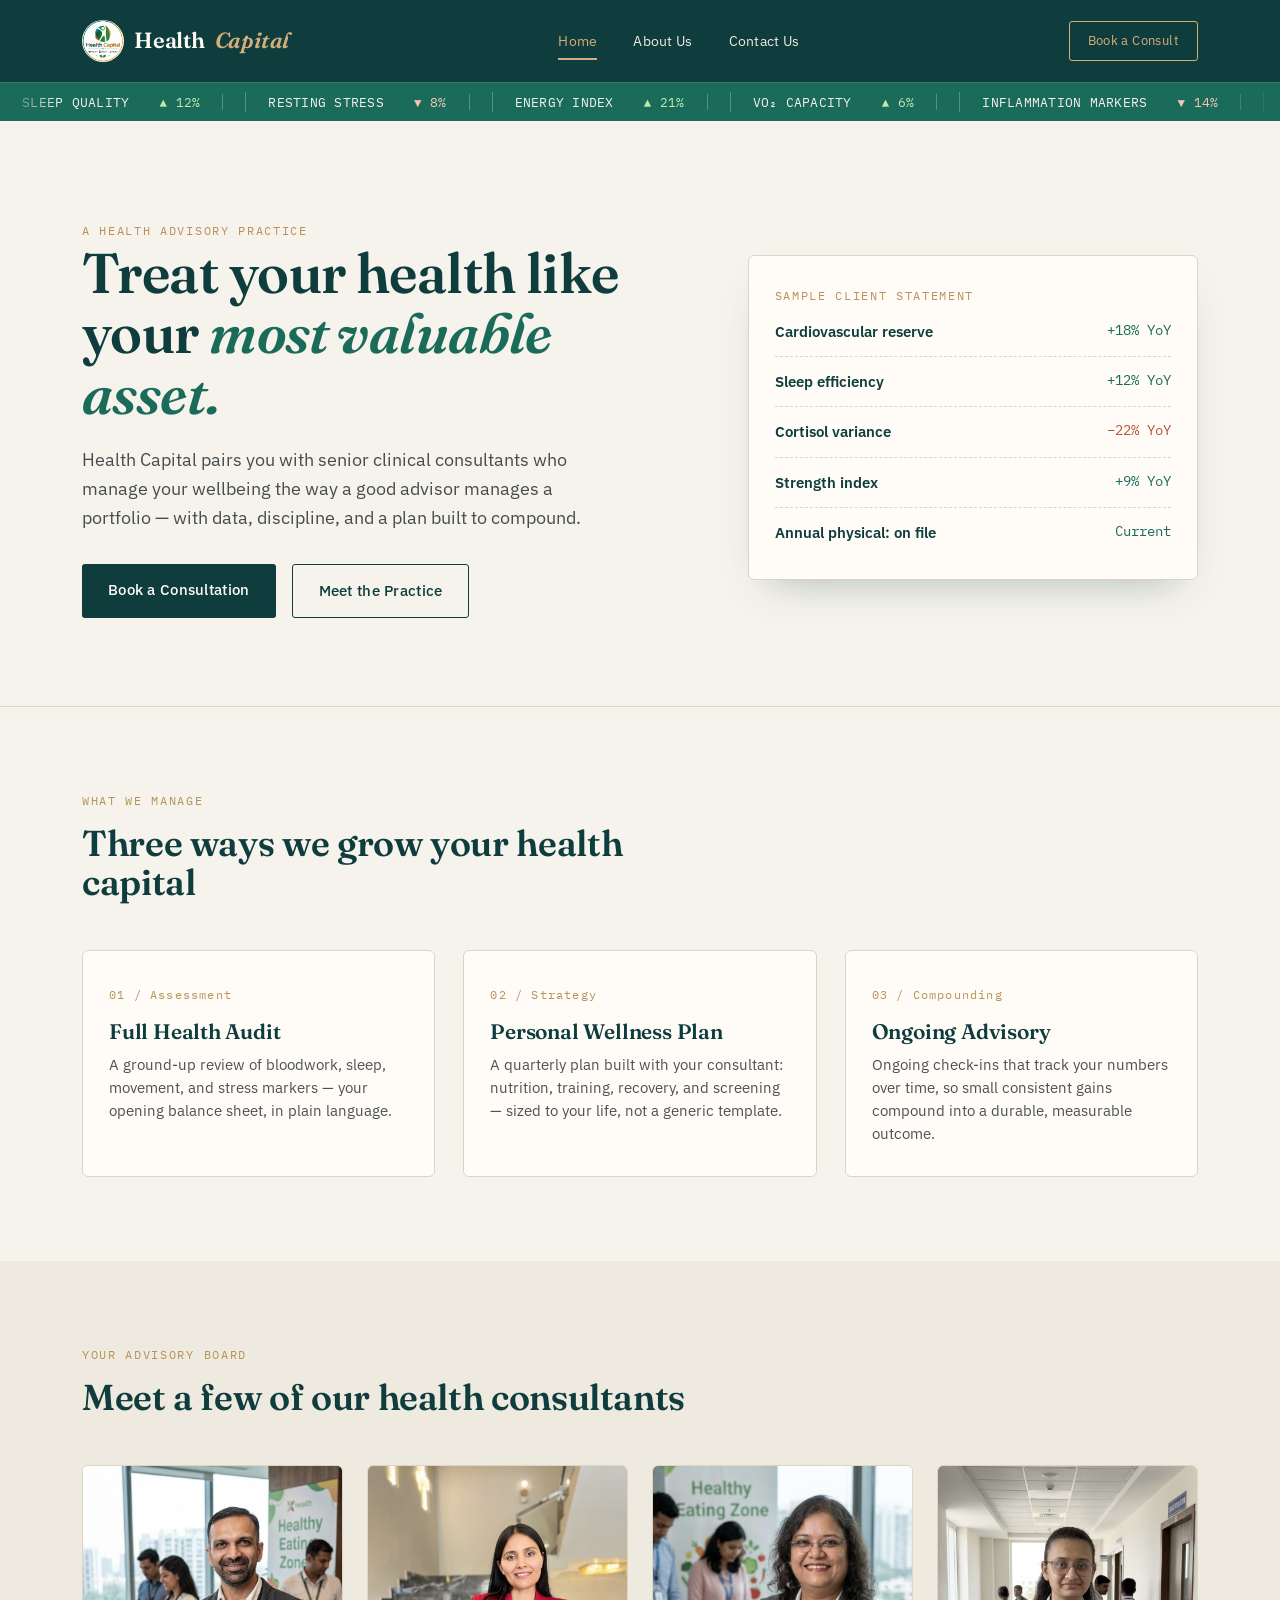
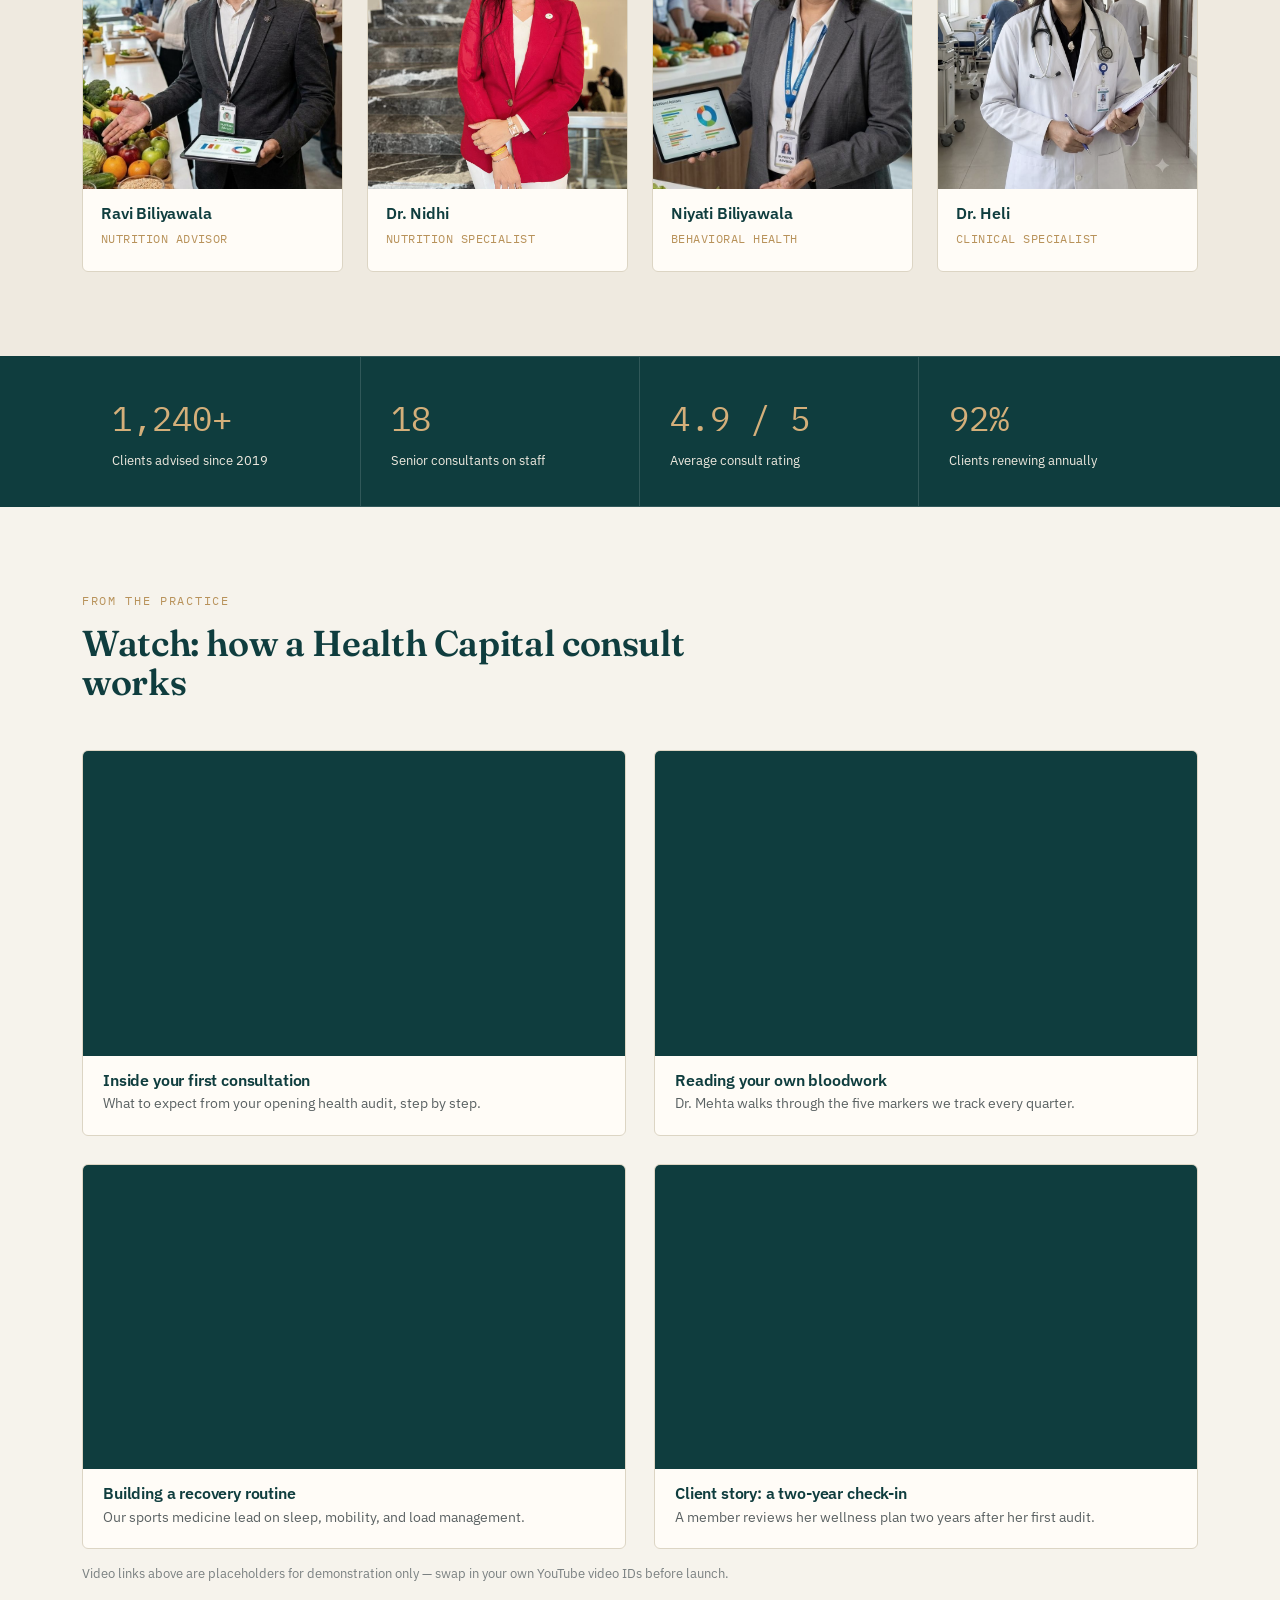
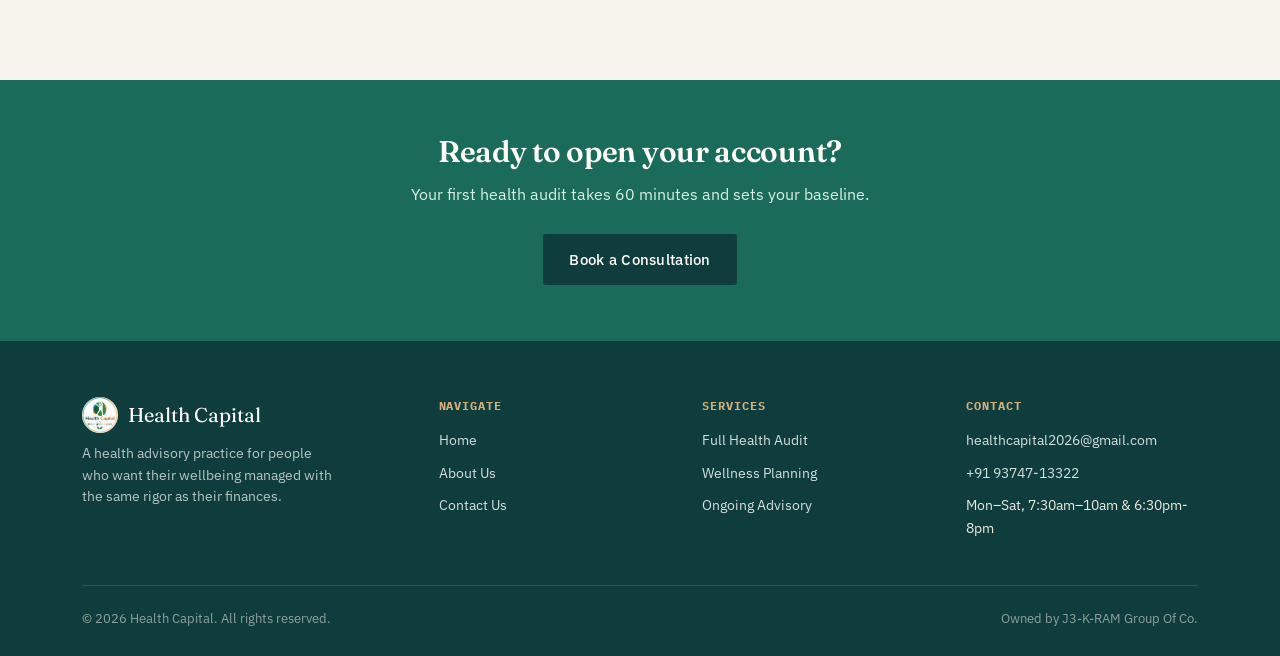
<file: index.html>
<!DOCTYPE html>
<html lang="en">
<head>
<meta charset="UTF-8">
<meta name="viewport" content="width=device-width, initial-scale=1.0">
<title>Health Capital — Invest in Your Wellbeing</title>
<meta name="description" content="Health Capital is a health advisory practice that treats your wellbeing like an asset worth managing — expert consultants, measurable outcomes.">
<link rel="preconnect" href="https://fonts.googleapis.com">
<link href="https://fonts.googleapis.com/css2?family=Fraunces:ital,wght@0,500;0,600;1,500&family=IBM+Plex+Sans:wght@400;500;600&family=IBM+Plex+Mono:wght@400;500&display=swap" rel="stylesheet">
<link rel="stylesheet" href="style.css">
<link rel="icon" type="image/png" href="images/health-capital-logo.png">
</head>
<body>

<div class="topbar">
	<nav class="nav">
		<a href="index.html" class="brand"><img src="images/health-capital-logo.png" alt="Health Capital logo" class="brand-logo">Health <span class="mark">Capital</span></a>
		<ul class="navlinks">
			<li><a href="index.html" class="active">Home</a></li>
			<li><a href="about.html">About Us</a></li>
			<li><a href="contact.html">Contact Us</a></li>
		</ul>
		<a href="contact.html" class="nav-cta">Book a Consult</a>
	</nav>
	<div class="ticker-wrap">
		<div class="ticker">
			<span>SLEEP QUALITY <span class="up">▲ 12%</span></span>
			<span>RESTING STRESS <span class="down">▼ 8%</span></span>
			<span>ENERGY INDEX <span class="up">▲ 21%</span></span>
			<span>VO₂ CAPACITY <span class="up">▲ 6%</span></span>
			<span>INFLAMMATION MARKERS <span class="down">▼ 14%</span></span>
			<span>METABOLIC AGE <span class="down">▼ 3 YRS</span></span>
			<span>CLIENT RETENTION <span class="up">▲ 97%</span></span>
			<span>SLEEP QUALITY <span class="up">▲ 12%</span></span>
			<span>RESTING STRESS <span class="down">▼ 8%</span></span>
			<span>ENERGY INDEX <span class="up">▲ 21%</span></span>
			<span>VO₂ CAPACITY <span class="up">▲ 6%</span></span>
			<span>INFLAMMATION MARKERS <span class="down">▼ 14%</span></span>
			<span>METABOLIC AGE <span class="down">▼ 3 YRS</span></span>
			<span>CLIENT RETENTION <span class="up">▲ 97%</span></span>
		</div>
	</div>
</div>

<!-- HERO -->
<header class="hero">
	<div class="container">
		<div>
			<span class="eyebrow">A health advisory practice</span>
			<h1>Treat your health like your <em>most valuable asset.</em></h1>
			<p class="lede">Health Capital pairs you with senior clinical consultants who manage your wellbeing the way a good advisor manages a portfolio — with data, discipline, and a plan built to compound.</p>
			<div class="hero-actions">
				<a href="contact.html" class="btn btn-primary">Book a Consultation</a>
				<a href="about.html" class="btn btn-ghost">Meet the Practice</a>
			</div>
		</div>
		<div class="hero-panel">
			<span class="eyebrow">Sample client statement</span>
			<div class="metric-row"><b>Cardiovascular reserve</b><span class="delta up">+18% YoY</span></div>
			<div class="metric-row"><b>Sleep efficiency</b><span class="delta up">+12% YoY</span></div>
			<div class="metric-row"><b>Cortisol variance</b><span class="delta down">−22% YoY</span></div>
			<div class="metric-row"><b>Strength index</b><span class="delta up">+9% YoY</span></div>
			<div class="metric-row"><b>Annual physical: on file</b><span class="delta up">Current</span></div>
		</div>
	</div>
</header>

<!-- SERVICES -->
<section class="section">
	<div class="container">
		<div class="section-head">
			<span class="eyebrow">What we manage</span>
			<h2>Three ways we grow your health capital</h2>
		</div>
		<div class="grid-3">
			<div class="card">
				<span class="num">01 / Assessment</span>
				<h3>Full Health Audit</h3>
				<p>A ground-up review of bloodwork, sleep, movement, and stress markers — your opening balance sheet, in plain language.</p>
			</div>
			<div class="card">
				<span class="num">02 / Strategy</span>
				<h3>Personal Wellness Plan</h3>
				<p>A quarterly plan built with your consultant: nutrition, training, recovery, and screening — sized to your life, not a generic template.</p>
			</div>
			<div class="card">
				<span class="num">03 / Compounding</span>
				<h3>Ongoing Advisory</h3>
				<p>Ongoing check-ins that track your numbers over time, so small consistent gains compound into a durable, measurable outcome.</p>
			</div>
		</div>
	</div>
</section>

<!-- CONSULTANTS -->
<section class="section section-alt">
	<div class="container">
		<div class="section-head">
			<span class="eyebrow">Your advisory board</span>
			<h2>Meet a few of our health consultants</h2>
		</div>
		<div class="grid-4">
			<div class="consultant">
				<img src="images/ravi.jpeg" alt="Portrait placeholder for Ravi Biliyawala">
				<div class="meta">
					<h4>Ravi Biliyawala</h4>
					<span>Nutrition Advisor</span>
				</div>
			</div>
			<div class="consultant">
				<img src="images/nidhi.jpeg" alt="Portrait placeholder for Dr. Nidhi">
				<div class="meta">
					<h4>Dr. Nidhi</h4>
					<span>Nutrition Specialist</span>
				</div>
			</div>
			<div class="consultant">
				<img src="images/niyati.jpeg" alt="Portrait placeholder for Niyati Biliyawala">
				<div class="meta">
					<h4>Niyati Biliyawala</h4>
					<span>Behavioral Health</span>
				</div>
			</div>
			<div class="consultant">
				<img src="images/heli.jpeg" alt="Portrait placeholder for Dr. Heli">
				<div class="meta">
					<h4>Dr. Heli</h4>
					<span>Clinical Specialist</span>
				</div>
			</div>
		</div>
	</div>
</section>

<!-- STATS on dark -->
<section class="section-dark">
	<div class="stat-strip container" style="max-width:var(--max);margin:0 auto;">
		<div class="stat"><div class="n">1,240+</div><div class="l">Clients advised since 2019</div></div>
		<div class="stat"><div class="n">18</div><div class="l">Senior consultants on staff</div></div>
		<div class="stat"><div class="n">4.9 / 5</div><div class="l">Average consult rating</div></div>
		<div class="stat"><div class="n">92%</div><div class="l">Clients renewing annually</div></div>
	</div>
</section>

<!-- VIDEOS -->
<section class="section">
	<div class="container">
		<div class="section-head">
			<span class="eyebrow">From the practice</span>
			<h2>Watch: how a Health Capital consult works</h2>
		</div>
		<div class="grid-2">
			<div class="video-card">
				<div class="video-frame">
					<iframe src="https://www.youtube.com/embed/dQw4w9WgXcQ" title="Health Capital — Inside Your First Consultation" allowfullscreen loading="lazy"></iframe>
				</div>
				<div class="meta">
					<h4>Inside your first consultation</h4>
					<p>What to expect from your opening health audit, step by step.</p>
				</div>
			</div>
			<div class="video-card">
				<div class="video-frame">
					<iframe src="https://www.youtube.com/embed/ysz5S6PUM-U" title="Health Capital — Reading Your Own Bloodwork" allowfullscreen loading="lazy"></iframe>
				</div>
				<div class="meta">
					<h4>Reading your own bloodwork</h4>
					<p>Dr. Mehta walks through the five markers we track every quarter.</p>
				</div>
			</div>
			<div class="video-card">
				<div class="video-frame">
					<iframe src="https://www.youtube.com/embed/aqz-KE-bpKQ" title="Health Capital — Building a Recovery Routine" allowfullscreen loading="lazy"></iframe>
				</div>
				<div class="meta">
					<h4>Building a recovery routine</h4>
					<p>Our sports medicine lead on sleep, mobility, and load management.</p>
				</div>
			</div>
			<div class="video-card">
				<div class="video-frame">
					<iframe src="https://www.youtube.com/embed/M7lc1UVf-VE" title="Health Capital — Client Story" allowfullscreen loading="lazy"></iframe>
				</div>
				<div class="meta">
					<h4>Client story: a two-year check-in</h4>
					<p>A member reviews her wellness plan two years after her first audit.</p>
				</div>
			</div>
		</div>
		<p class="form-note">Video links above are placeholders for demonstration only — swap in your own YouTube video IDs before launch.</p>
	</div>
</section>

<!-- CTA -->
<section class="cta-band">
	<div class="container">
		<h2>Ready to open your account?</h2>
		<p>Your first health audit takes 60 minutes and sets your baseline.</p>
		<a href="contact.html" class="btn btn-primary">Book a Consultation</a>
	</div>
</section>

<footer>
	<div class="container">
		<div class="foot-grid">
			<div>
				<div class="foot-brand"><img src="images/health-capital-logo.png" alt="Health Capital logo" class="foot-logo">Health Capital</div>
				<p>A health advisory practice for people who want their wellbeing managed with the same rigor as their finances.</p>
			</div>
			<div class="foot-col">
				<h5>Navigate</h5>
				<ul>
					<li><a href="index.html">Home</a></li>
					<li><a href="about.html">About Us</a></li>
					<li><a href="contact.html">Contact Us</a></li>
				</ul>
			</div>
			<div class="foot-col">
				<h5>Services</h5>
				<ul>
					<li><a href="index.html#">Full Health Audit</a></li>
					<li><a href="index.html#">Wellness Planning</a></li>
					<li><a href="index.html#">Ongoing Advisory</a></li>
				</ul>
			</div>
			<div class="foot-col">
				<h5>Contact</h5>
				<ul>
					<li><a href="mailto:healthcapital2026@gmail.com">healthcapital2026@gmail.com</a></li>
					<li><a href="tel:+919374713322">+91 93747-13322</a></li>
					<li>Mon–Sat, 7:30am–10am & 6:30pm-8pm</li>
				</ul>
			</div>
		</div>
		<div class="foot-bottom">
			<span>© 2026 Health Capital. All rights reserved.</span>
			<span>Owned by J3-K-RAM Group Of Co.</span>
		</div>
	</div>
</footer>

</body>
</html>
</file>
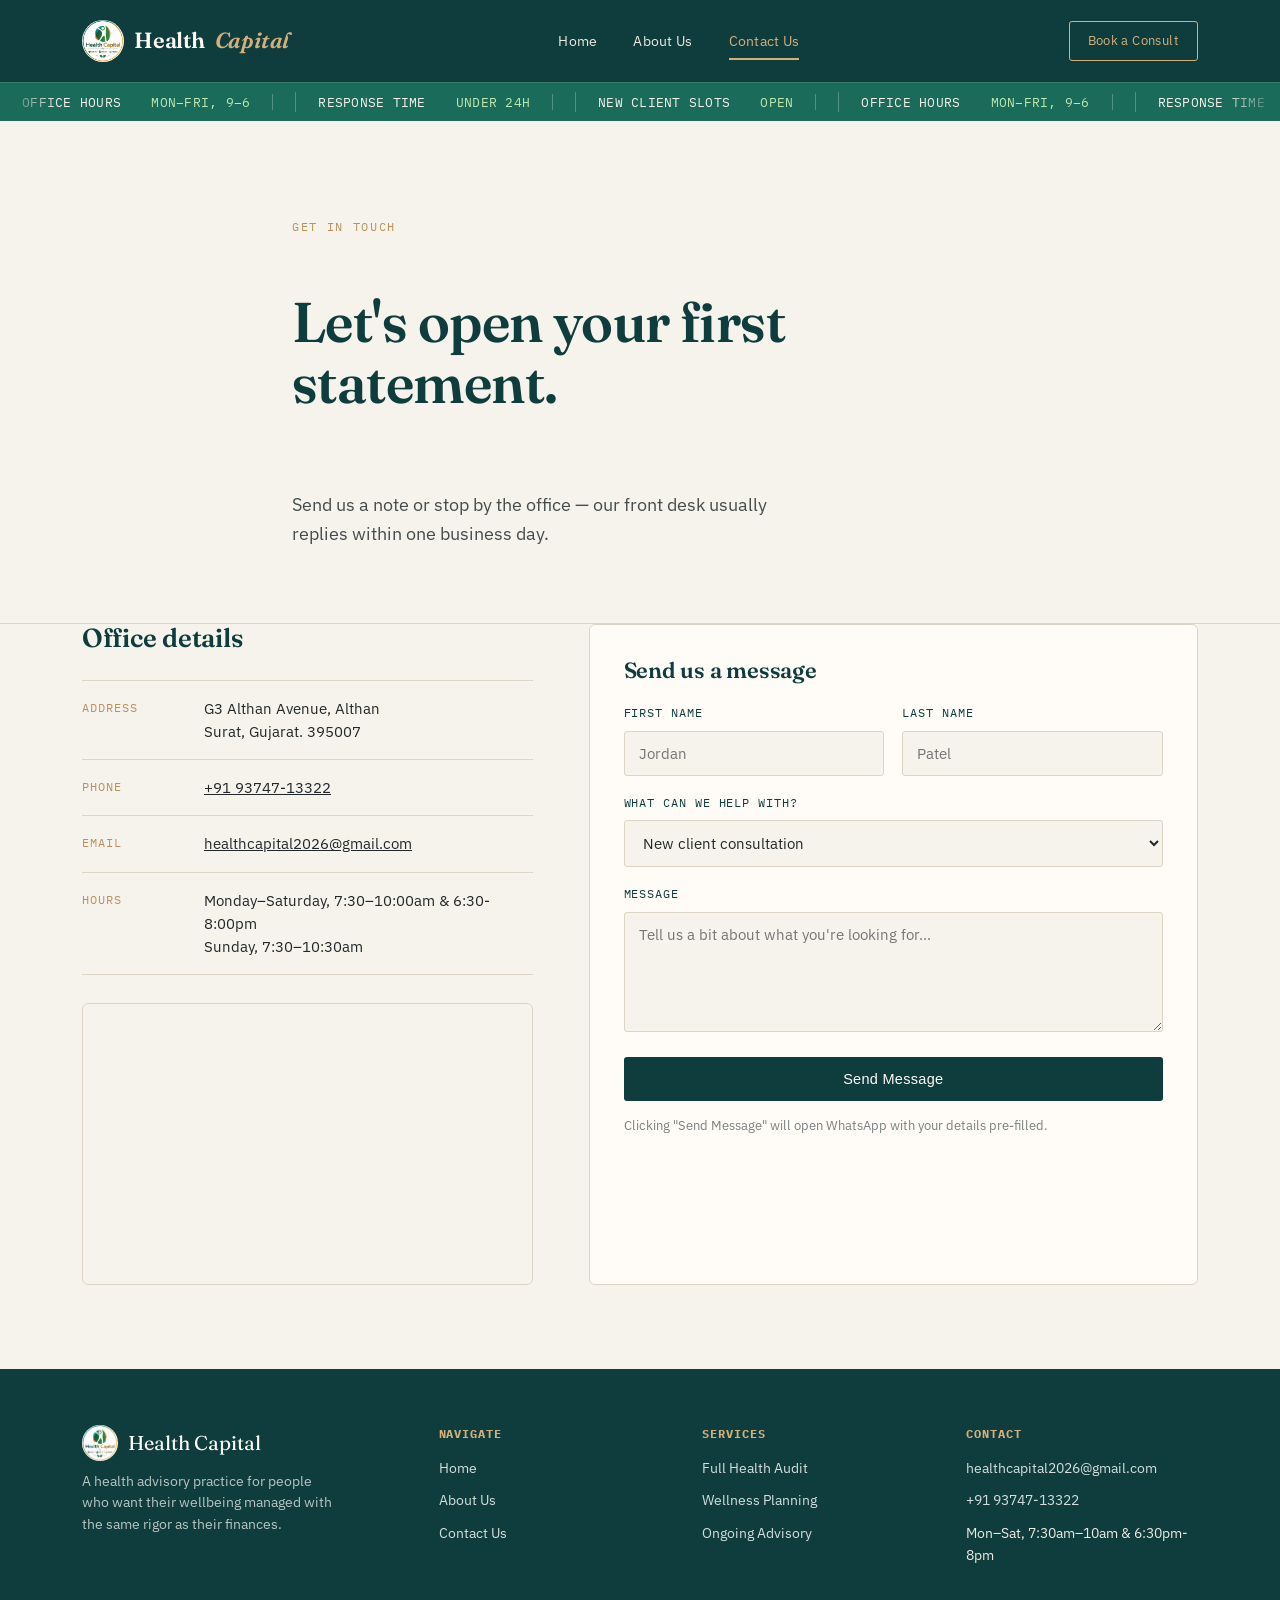
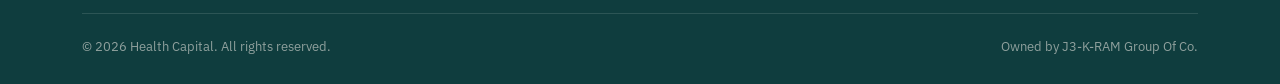
<file: contact.html>
<!DOCTYPE html>
<html lang="en">
<head>
<meta charset="UTF-8">
<meta name="viewport" content="width=device-width, initial-scale=1.0">
<title>Contact Us — Health Capital</title>
<meta name="description" content="Get in touch with Health Capital to book a consultation or ask a question. Find our office on the map below.">
<link rel="preconnect" href="https://fonts.googleapis.com">
<link href="https://fonts.googleapis.com/css2?family=Fraunces:ital,wght@0,500;0,600;1,500&family=IBM+Plex+Sans:wght@400;500;600&family=IBM+Plex+Mono:wght@400;500&display=swap" rel="stylesheet">
<link rel="stylesheet" href="style.css">
<link rel="icon" type="image/png" href="images/health-capital-logo.png">
</head>
<body>

<div class="topbar">
	<nav class="nav">
		<a href="index.html" class="brand"><img src="images/health-capital-logo.png" alt="Health Capital logo" class="brand-logo">Health <span class="mark">Capital</span></a>
		<ul class="navlinks">
			<li><a href="index.html">Home</a></li>
			<li><a href="about.html">About Us</a></li>
			<li><a href="contact.html" class="active">Contact Us</a></li>
		</ul>
		<a href="contact.html" class="nav-cta">Book a Consult</a>
	</nav>
	<div class="ticker-wrap">
		<div class="ticker">
			<span>OFFICE HOURS <span class="up">MON–FRI, 9–6</span></span>
			<span>RESPONSE TIME <span class="up">UNDER 24H</span></span>
			<span>NEW CLIENT SLOTS <span class="up">OPEN</span></span>
			<span>OFFICE HOURS <span class="up">MON–FRI, 9–6</span></span>
			<span>RESPONSE TIME <span class="up">UNDER 24H</span></span>
			<span>NEW CLIENT SLOTS <span class="up">OPEN</span></span>
		</div>
	</div>
</div>

<header class="hero" style="padding-bottom:56px;">
	<div class="container" style="grid-template-columns:1fr;max-width:760px;">
		<span class="eyebrow">Get in touch</span>
		<h1>Let's open your first statement.</h1>
		<p class="lede">Send us a note or stop by the office — our front desk usually replies within one business day.</p>
	</div>
</header>

<section class="section" style="padding-top:0;">
	<div class="container contact-grid">

		<div>
			<h2 style="font-size:26px;">Office details</h2>
			<ul class="info-list">
				<li><span class="k">Address</span><span>G3 Althan Avenue, Althan<br>Surat, Gujarat. 395007</span></li>
				<li><span class="k">Phone</span><span><a href="tel:+919374713322">+91 93747-13322</a></span></li>
				<li><span class="k">Email</span><span><a href="mailto:healthcapital2026@gmail.com">healthcapital2026@gmail.com</a></span></li>
				<li><span class="k">Hours</span><span>Monday–Saturday, 7:30–10:00am & 6:30-8:00pm <br/>Sunday, 7:30–10:30am</span></li>
			</ul>

			<div class="map-wrap">
				<iframe
					src="https://www.google.com/maps?q=21.1502767,72.8065132&output=embed"
					allowfullscreen
					loading="lazy"
					referrerpolicy="no-referrer-when-downgrade"
					title="Health Capital office location on Google Maps">
				</iframe>
			</div>
		</div>

		<form class="contact-form" id="contactForm" action="#" method="post">
			<h2 style="font-size:22px;margin-bottom:22px;">Send us a message</h2>
			<div class="form-row">
				<div class="field">
					<label for="fname">First name</label>
					<input type="text" id="fname" name="fname" placeholder="Jordan" required>
				</div>
				<div class="field">
					<label for="lname">Last name</label>
					<input type="text" id="lname" name="lname" placeholder="Patel" required>
				</div>
			</div>
			<div class="field">
				<label for="topic">What can we help with?</label>
				<select id="topic" name="topic">
					<option>New client consultation</option>
					<option>Existing client support</option>
					<option>Corporate wellness program</option>
					<option>Press / media inquiry</option>
					<option>Something else</option>
				</select>
			</div>
			<div class="field">
				<label for="message">Message</label>
				<textarea id="message" name="message" placeholder="Tell us a bit about what you're looking for..."></textarea>
			</div>
			<button type="submit" class="btn btn-primary" style="border:none;cursor:pointer;width:100%;">Send Message</button>
			<p class="form-note">Clicking "Send Message" will open WhatsApp with your details pre-filled.</p>
		</form>

		<script>
			document.getElementById('contactForm').addEventListener('submit', function (e) {
				e.preventDefault();

				var whatsappNumber = '919374713322'; // +91 93747 13322

				var fname = document.getElementById('fname').value.trim();
				var lname = document.getElementById('lname').value.trim();
				var topic = document.getElementById('topic').value;
				var message = document.getElementById('message').value.trim();

				var lines = [
					'New enquiry from Health Capital website:',
					'',
					'Name: ' + fname + ' ' + lname,
					'Topic: ' + topic,
					'Message: ' + (message || '-')
				];

				var text = encodeURIComponent(lines.join('\n'));
				var whatsappURL = 'https://wa.me/' + whatsappNumber + '?text=' + text;

				window.open(whatsappURL, '_blank');
			});
		</script>

	</div>
</section>

<footer>
	<div class="container">
		<div class="foot-grid">
			<div>
				<div class="foot-brand"><img src="images/health-capital-logo.png" alt="Health Capital logo" class="foot-logo">Health Capital</div>
				<p>A health advisory practice for people who want their wellbeing managed with the same rigor as their finances.</p>
			</div>
			<div class="foot-col">
				<h5>Navigate</h5>
				<ul>
					<li><a href="index.html">Home</a></li>
					<li><a href="about.html">About Us</a></li>
					<li><a href="contact.html">Contact Us</a></li>
				</ul>
			</div>
			<div class="foot-col">
				<h5>Services</h5>
				<ul>
					<li><a href="index.html#">Full Health Audit</a></li>
					<li><a href="index.html#">Wellness Planning</a></li>
					<li><a href="index.html#">Ongoing Advisory</a></li>
				</ul>
			</div>
			<div class="foot-col">
				<h5>Contact</h5>
				<ul>
					<li><a href="mailto:healthcapital2026@gmail.com">healthcapital2026@gmail.com</a></li>
					<li><a href="tel:+919374713322">+91 93747-13322</a></li>
					<li>Mon–Sat, 7:30am–10am & 6:30pm-8pm</li>
				</ul>
			</div>
		</div>
		<div class="foot-bottom">
			<span>© 2026 Health Capital. All rights reserved.</span>
			<span>Owned by J3-K-RAM Group Of Co.</span>
		</div>
	</div>
</footer>

</body>
</html>
</file>
<file: style.css>
/* ============================================================
   HEALTH CAPITAL — design tokens
   ============================================================ */
:root{
  --ink:      #0F3D3E;   /* deep teal-ink, primary dark */
  --emerald:  #1B6B5A;   /* growth accent */
  --emerald-l:#2E8C74;
  --bronze:   #B8925A;   /* "capital" gold-bronze accent */
  --bronze-l: #D4AF7A;
  --paper:    #F6F3EC;   /* warm paper background */
  --paper-2:  #EFEAE0;
  --charcoal: #22282A;   /* body text */
  --line:     #DCD5C4;   /* hairline dividers */
  --white:    #FFFCF7;

  --serif: "Fraunces", "Iowan Old Style", Georgia, serif;
  --sans:  "IBM Plex Sans", "Helvetica Neue", Arial, sans-serif;
  --mono:  "IBM Plex Mono", "SFMono-Regular", Menlo, monospace;

  --radius: 3px;
  --max: 1180px;
}

*{box-sizing:border-box;}
html{scroll-behavior:smooth;}
body{
  margin:0;
  background:var(--paper);
  color:var(--charcoal);
  font-family:var(--sans);
  font-size:16px;
  line-height:1.6;
  -webkit-font-smoothing:antialiased;
}
img{max-width:100%;display:block;}
a{color:inherit;}
h1,h2,h3,h4{
  font-family:var(--serif);
  font-weight:600;
  line-height:1.08;
  margin:0 0 .5em;
  color:var(--ink);
  letter-spacing:-0.01em;
}
p{margin:0 0 1em;}
.container{max-width:var(--max);margin:0 auto;padding:0 32px;}
.eyebrow{
  font-family:var(--mono);
  font-size:12px;
  letter-spacing:.14em;
  text-transform:uppercase;
  color:var(--bronze);
}

/* focus visibility */
a:focus-visible,button:focus-visible,input:focus-visible,textarea:focus-visible{
  outline:2px solid var(--emerald-l);
  outline-offset:3px;
}

@media (prefers-reduced-motion: reduce){
  *{animation-duration:0.001ms !important; animation-iteration-count:1 !important; transition-duration:0.001ms !important; scroll-behavior:auto !important;}
}

/* ============================================================
   TOP BAR + NAV
   ============================================================ */
.topbar{
  background:var(--ink);
  color:var(--paper);
}
.nav{
  display:flex;
  align-items:center;
  justify-content:space-between;
  padding:20px 32px;
  max-width:var(--max);
  margin:0 auto;
}
.brand{
  font-family:var(--serif);
  font-size:22px;
  font-weight:600;
  color:var(--white);
  text-decoration:none;
  letter-spacing:-0.01em;
  display:flex;
  align-items:center;
  gap:10px;
}
.brand-logo{
  height:42px;
  width:42px;
  border-radius:50%;
  object-fit:cover;
  display:block;
}
.brand .mark{color:var(--bronze-l);font-style:italic;}
.navlinks{
  display:flex;
  gap:36px;
  list-style:none;
  margin:0;padding:0;
  font-size:14px;
  letter-spacing:.02em;
}
.navlinks a{
  text-decoration:none;
  color:var(--paper-2);
  position:relative;
  padding-bottom:4px;
  transition:color .2s ease;
}
.navlinks a:hover{color:var(--bronze-l);}
.navlinks a.active{color:var(--bronze-l);}
.navlinks a.active::after{
  content:"";
  position:absolute;left:0;right:0;bottom:-6px;
  height:2px;background:var(--bronze-l);
}
.nav-cta{
  border:1px solid var(--bronze-l);
  color:var(--bronze-l);
  padding:9px 18px;
  border-radius:var(--radius);
  font-size:13px;
  text-decoration:none;
  letter-spacing:.03em;
  transition:background .2s ease,color .2s ease;
  white-space:nowrap;
}
.nav-cta:hover{background:var(--bronze-l);color:var(--ink);}
.navtoggle{display:none;}

/* ---- signature element: the Vitality Ticker ---- */
.ticker-wrap{
  background:var(--emerald);
  border-top:1px solid rgba(255,255,255,.12);
  overflow:hidden;
  white-space:nowrap;
  position:relative;
}
.ticker-wrap::before,.ticker-wrap::after{
  content:"";
  position:absolute;top:0;bottom:0;width:60px;z-index:2;
  pointer-events:none;
}
.ticker-wrap::before{left:0;background:linear-gradient(90deg,var(--emerald),transparent);}
.ticker-wrap::after{right:0;background:linear-gradient(270deg,var(--emerald),transparent);}
.ticker{
  display:inline-flex;
  animation:scroll 32s linear infinite;
  padding:9px 0;
}
.ticker span{
  font-family:var(--mono);
  font-size:12.5px;
  color:var(--paper);
  padding:0 22px;
  border-right:1px solid rgba(255,255,255,.25);
  letter-spacing:.02em;
}
.ticker .up{color:#BFE8B0;}
.ticker .down{color:#F2C6B0;}
@keyframes scroll{
  0%{transform:translateX(0);}
  100%{transform:translateX(-50%);}
}

/* ============================================================
   HERO
   ============================================================ */
.hero{
  padding:96px 0 88px;
  border-bottom:1px solid var(--line);
  position:relative;
}
.hero .container{
  display:grid;
  grid-template-columns:1.15fr .85fr;
  gap:56px;
  align-items:center;
}
.hero h1{
  font-size:56px;
  margin-bottom:22px;
}
.hero h1 em{
  font-style:italic;
  color:var(--emerald);
}
.hero p.lede{
  font-size:18px;
  max-width:46ch;
  color:#454C4D;
}
.hero-actions{
  display:flex;
  gap:16px;
  margin-top:32px;
  flex-wrap:wrap;
}
.btn{
  display:inline-block;
  padding:14px 26px;
  border-radius:var(--radius);
  text-decoration:none;
  font-size:14.5px;
  letter-spacing:.02em;
  font-weight:500;
  transition:transform .15s ease, box-shadow .15s ease;
}
.btn-primary{
  background:var(--ink);
  color:var(--white);
}
.btn-primary:hover{transform:translateY(-1px);box-shadow:0 6px 18px rgba(15,61,62,.25);}
.btn-ghost{
  border:1px solid var(--ink);
  color:var(--ink);
}
.btn-ghost:hover{background:var(--ink);color:var(--white);}

.hero-panel{
  background:var(--white);
  border:1px solid var(--line);
  border-radius:6px;
  padding:26px 26px 22px;
  box-shadow:0 20px 40px -22px rgba(15,61,62,.35);
}
.hero-panel .eyebrow{margin-bottom:10px;}
.metric-row{
  display:flex;
  justify-content:space-between;
  padding:13px 0;
  border-bottom:1px dashed var(--line);
  font-family:var(--mono);
  font-size:13.5px;
}
.metric-row:last-child{border-bottom:none;}
.metric-row b{font-family:var(--sans);font-weight:600;color:var(--ink);font-size:14.5px;}
.metric-row .delta.up{color:var(--emerald);}
.metric-row .delta.down{color:#B4553A;}

/* ============================================================
   SECTIONS (generic)
   ============================================================ */
.section{padding:84px 0;}
.section-alt{background:var(--paper-2);}
.section-dark{background:var(--ink);color:var(--paper-2);}
.section-dark h2,.section-dark h3{color:var(--white);}
.section-head{
  max-width:640px;
  margin-bottom:48px;
}
.section-head .eyebrow{margin-bottom:14px;display:block;}
.section-head h2{font-size:36px;}

/* services grid */
.grid-3{
  display:grid;
  grid-template-columns:repeat(3,1fr);
  gap:28px;
}
.card{
  background:var(--white);
  border:1px solid var(--line);
  border-radius:6px;
  padding:30px 26px;
}
.card .num{
  font-family:var(--mono);
  font-size:12px;
  color:var(--bronze);
  letter-spacing:.1em;
}
.card h3{font-size:21px;margin:14px 0 10px;}
.card p{font-size:14.5px;color:#4B5253;margin:0;}

/* consultants / photo gallery */
.grid-4{
  display:grid;
  grid-template-columns:repeat(4,1fr);
  gap:24px;
}
.consultant{
  background:var(--white);
  border:1px solid var(--line);
  border-radius:6px;
  overflow:hidden;
}
.consultant img{
  width:100%;
  aspect-ratio:4/5;
  object-fit:cover;
  filter:grayscale(15%);
}
.consultant .meta{padding:16px 18px 20px;}
.consultant .meta h4{
  font-family:var(--sans);
  font-size:15.5px;
  font-weight:600;
  margin:0 0 3px;
  color:var(--ink);
}
.consultant .meta span{
  font-family:var(--mono);
  font-size:11.5px;
  color:var(--bronze);
  letter-spacing:.04em;
  text-transform:uppercase;
}

/* video section */
.grid-2{
  display:grid;
  grid-template-columns:repeat(2,1fr);
  gap:28px;
}
.video-card{
  background:var(--white);
  border:1px solid var(--line);
  border-radius:6px;
  overflow:hidden;
}
.video-frame{
  position:relative;
  width:100%;
  aspect-ratio:16/9;
  background:var(--ink);
}
.video-frame iframe{
  position:absolute;inset:0;width:100%;height:100%;border:0;
}
.video-card .meta{padding:16px 20px 20px;}
.video-card h4{font-size:16px;margin:0 0 4px;color:var(--ink);font-family:var(--sans);font-weight:600;}
.video-card p{font-size:13.5px;color:#5A6162;margin:0;}

/* stat strip */
.stat-strip{
  display:grid;
  grid-template-columns:repeat(4,1fr);
  border-top:1px solid rgba(255,255,255,.14);
  border-bottom:1px solid rgba(255,255,255,.14);
}
.stat{
  padding:34px 30px;
  border-right:1px solid rgba(255,255,255,.14);
}
.stat:last-child{border-right:none;}
.stat .n{
  font-family:var(--mono);
  font-size:34px;
  color:var(--bronze-l);
}
.stat .l{
  font-size:13px;
  color:var(--paper-2);
  margin-top:6px;
}

/* CTA band */
.cta-band{
  background:var(--emerald);
  color:var(--white);
  padding:56px 0;
  text-align:center;
}
.cta-band h2{color:var(--white);font-size:30px;margin-bottom:14px;}
.cta-band p{color:#DCEFE6;margin-bottom:26px;}
.cta-band .btn-primary{background:var(--ink);}

/* ============================================================
   ABOUT PAGE bits
   ============================================================ */
.split{
  display:grid;
  grid-template-columns:1fr 1fr;
  gap:56px;
  align-items:center;
}
.split img{border-radius:6px;border:1px solid var(--line);}
.timeline{border-left:2px solid var(--line);margin-left:6px;}
.timeline li{
  list-style:none;
  padding:0 0 34px 28px;
  position:relative;
}
.timeline li::before{
  content:"";
  position:absolute;left:-7px;top:2px;
  width:12px;height:12px;border-radius:50%;
  background:var(--bronze);
  border:3px solid var(--paper);
  outline:1px solid var(--bronze);
}
.timeline .yr{
  font-family:var(--mono);
  color:var(--bronze);
  font-size:12.5px;
  letter-spacing:.06em;
}
.timeline h4{margin:6px 0 4px;font-size:18px;}
.timeline p{font-size:14px;color:#4B5253;margin:0;}

.values-grid{
  display:grid;
  grid-template-columns:repeat(3,1fr);
  gap:24px;
}

/* ============================================================
   CONTACT PAGE
   ============================================================ */
.contact-grid{
  display:grid;
  grid-template-columns:.85fr 1.15fr;
  gap:56px;
}
.info-list{list-style:none;margin:28px 0 0;padding:0;}
.info-list li{
  padding:16px 0;
  border-top:1px solid var(--line);
  display:grid;
  grid-template-columns:110px 1fr;
  gap:12px;
  font-size:14.5px;
}
.info-list li:last-child{border-bottom:1px solid var(--line);}
.info-list .k{
  font-family:var(--mono);
  font-size:11.5px;
  letter-spacing:.08em;
  text-transform:uppercase;
  color:var(--bronze);
  padding-top:2px;
}
.map-wrap{
  border-radius:6px;
  overflow:hidden;
  border:1px solid var(--line);
  margin-top:28px;
  aspect-ratio:16/10;
}
.map-wrap iframe{width:100%;height:100%;border:0;}

form.contact-form{
  background:var(--white);
  border:1px solid var(--line);
  border-radius:6px;
  padding:34px;
}
.form-row{display:grid;grid-template-columns:1fr 1fr;gap:18px;}
.field{margin-bottom:18px;}
.field label{
  display:block;
  font-family:var(--mono);
  font-size:11.5px;
  letter-spacing:.08em;
  text-transform:uppercase;
  color:var(--ink);
  margin-bottom:8px;
}
.field input,.field textarea,.field select{
  width:100%;
  border:1px solid var(--line);
  background:var(--paper);
  border-radius:var(--radius);
  padding:12px 14px;
  font-family:var(--sans);
  font-size:14.5px;
  color:var(--charcoal);
}
.field textarea{resize:vertical;min-height:120px;}
.field input:focus,.field textarea:focus,.field select:focus{
  outline:none;
  border-color:var(--emerald);
  background:var(--white);
}
.form-note{font-size:12.5px;color:#7A8081;margin-top:14px;}

/* ============================================================
   FOOTER
   ============================================================ */
footer{
  background:var(--ink);
  color:var(--paper-2);
  padding:56px 0 28px;
}
.foot-grid{
  display:grid;
  grid-template-columns:1.4fr 1fr 1fr 1fr;
  gap:32px;
  padding-bottom:36px;
  border-bottom:1px solid rgba(255,255,255,.12);
}
.foot-brand{
  font-family:var(--serif);
  color:var(--white);
  font-size:20px;
  margin-bottom:10px;
  display:flex;
  align-items:center;
  gap:10px;
}
.foot-logo{
  height:36px;
  width:36px;
  border-radius:50%;
  object-fit:cover;
  display:block;
}
.foot-grid p{font-size:13.5px;color:#B9C4C2;max-width:32ch;}
.foot-col h5{
  font-family:var(--mono);
  font-size:11.5px;
  letter-spacing:.08em;
  text-transform:uppercase;
  color:var(--bronze-l);
  margin:0 0 14px;
}
.foot-col ul{list-style:none;margin:0;padding:0;}
.foot-col li{margin-bottom:10px;font-size:14px;}
.foot-col a{text-decoration:none;color:#D6DEDC;}
.foot-col a:hover{color:var(--bronze-l);}
.foot-bottom{
  padding-top:22px;
  display:flex;
  justify-content:space-between;
  font-size:12.5px;
  color:#8FA09D;
  flex-wrap:wrap;
  gap:10px;
}

/* ============================================================
   RESPONSIVE
   ============================================================ */
@media (max-width:980px){
  .hero .container{grid-template-columns:1fr;}
  .hero h1{font-size:42px;}
  .grid-3,.grid-4,.grid-2,.values-grid{grid-template-columns:repeat(2,1fr);}
  .split{grid-template-columns:1fr;}
  .contact-grid{grid-template-columns:1fr;}
  .stat-strip{grid-template-columns:repeat(2,1fr);}
  .stat{border-bottom:1px solid rgba(255,255,255,.14);}
  .foot-grid{grid-template-columns:1fr 1fr;}
}
@media (max-width:640px){
  .navlinks{display:none;}
  .nav-cta{display:none;}
  .grid-3,.grid-4,.grid-2,.values-grid{grid-template-columns:1fr;}
  .hero h1{font-size:34px;}
  .form-row{grid-template-columns:1fr;}
  .foot-grid{grid-template-columns:1fr;}
  .section{padding:60px 0;}
}
</file>
